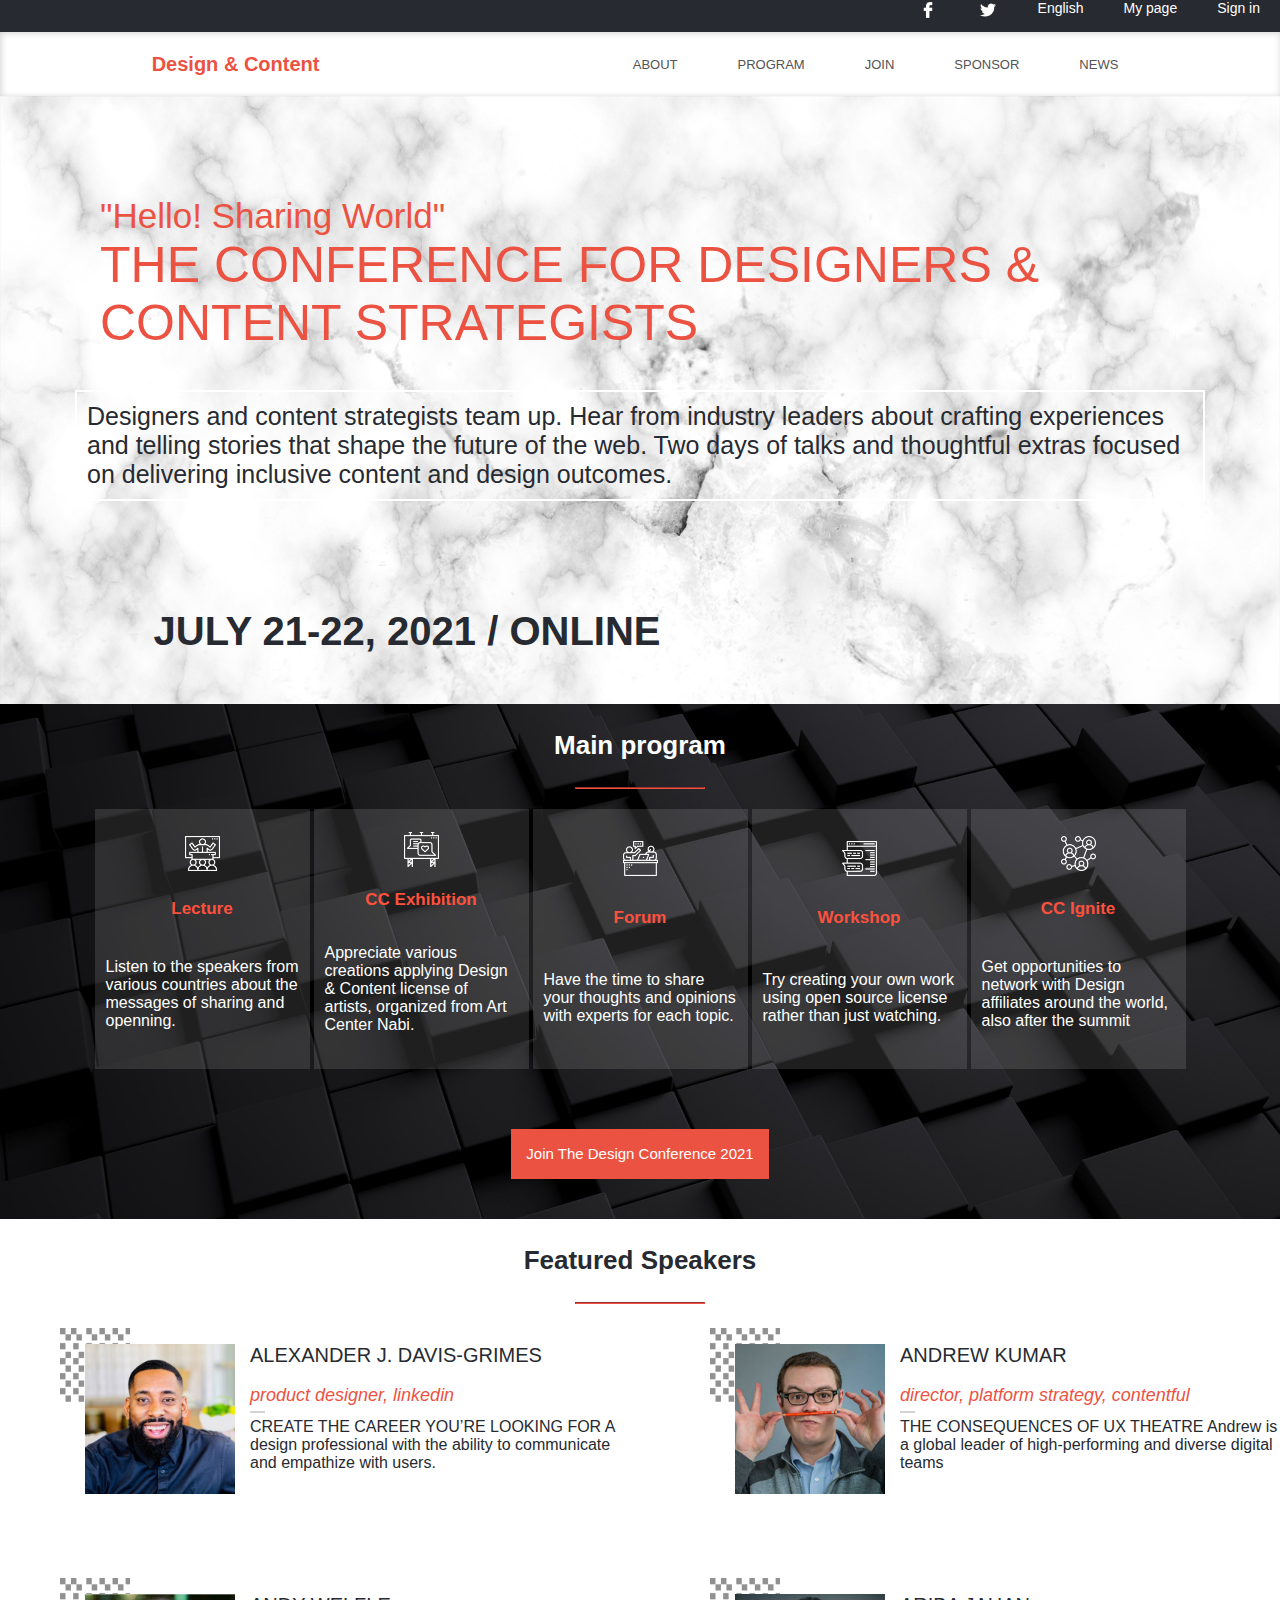
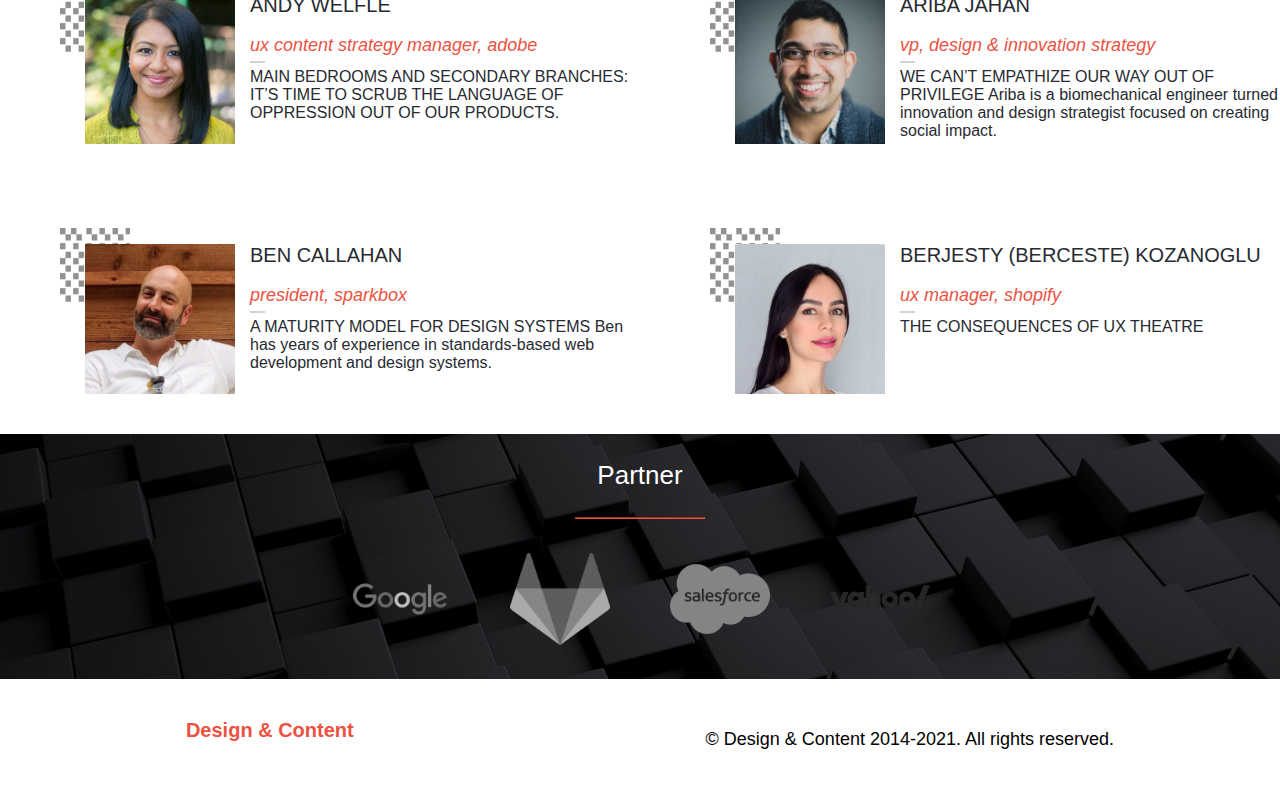
<file: index.html>
<!DOCTYPE html>
<html lang="en">

<head>
    <meta charset="UTF-8">
    <meta http-equiv="X-UA-Compatible" content="IE=edge">
    <meta name="viewport" content="width=device-width, initial-scale=1.0">
    <link rel="stylesheet" href="./css/homepage.css">
    <link rel="shortcut icon" href="./images/dodgicon.png" type="image/x-icon">
    <title>Homepage- The 2021 Design & Content Conference</title>
</head>

<body>
    <div class="user-bar">
        <img class="user-bar-smedia" src="./images/faceicon.png" alt="facebook logo">
        <img class="user-bar-smedia" src="./images/twittericon.png" alt="twitter logo">
        <a class="user-bar-link" href="#">English</a>
        <a class="user-bar-link" href="#">My page</a>
        <a class="user-bar-link" href="#">Sign in</a>
    </div>
    <nav>
        <a class="logo" href="#main">Design & Content</a>
        <img class="hamb-icon" src="./images/menuicon.png" alt="menu icon">
        <ul class="menu-links">
            <li class="menu-list close"><img class="hamb-close-btn" src="./images/closeicon.png" alt="close button"></li>
            <li class="menu-list homepage"><a class="menu-link" href="./index.html">Home</a></li>
            <li class="menu-list"><a class="menu-link" href="./html/about.html">About</a></li>
            <li class="menu-list"><a class="menu-link" href="#program">Program</a></li>
            <li class="menu-list"><a class="menu-link" href="./html/about.html">Join</a></li>
            <li class="menu-list"><a class="menu-link" href="#">Sponsor</a></li>
            <li class="menu-list"><a class="menu-link" href="./html/about.html">News</a></li>
        </ul>
    </nav>
    <header class="headline">
        <h1 class="main-title">The Conference for Designers & Content Strategists</h1>
        <p class="headline-description">
            Designers and content strategists team up. Hear from industry leaders about crafting experiences and telling stories that shape the future of the web. Two days of talks and thoughtful extras focused on delivering inclusive content and design outcomes.
        </p>
        <h2 class="event-date">
            JULY 21-22, 2021 / ONLINE
        </h2>
    </header>
    <main class="main-page" id="main">
        <section class="main-program" id="program">
            <h3 class="main-program-title">Main program</h3>
            <hr class="orange-line">
            <ul class="program-list">
                <li class="lectures">
                    <img class="lectures-img" src="./images/conversitionicon.png" alt="lecture image">
                    <h4 class="lectures-title">Lecture</h4>
                    <p class="lectures-description">Listen to the speakers from various countries about the messages of sharing and openning.</p>
                </li>
                <li class="lectures">
                    <img class="lectures-img" src="./images/billboardicon.png" alt="Exhibition image">
                    <h4 class="lectures-title">CC Exhibition</h4>
                    <p class="lectures-description">Appreciate various creations applying Design & Content license of artists, organized from Art Center Nabi.</p>
                </li>
                <li class="lectures">
                    <img class="lectures-img" src="./images/meeticon.png" alt="Forum image">
                    <h4 class="lectures-title">Forum</h4>
                    <p class="lectures-description">Have the time to share your thoughts and opinions with experts for each topic.</p>
                </li>
                <li class="lectures">
                    <img class="lectures-img" src="./images/feedicon.png" alt="Workshop image">
                    <h4 class="lectures-title">Workshop</h4>
                    <p class="lectures-description">Try creating your own work using open source license rather than just watching.</p>
                </li>
                <li class="lectures">
                    <img class="lectures-img" src="./images/networkicon.png" alt="Ignite image">
                    <h4 class="lectures-title">CC Ignite</h4>
                    <p class="lectures-description">Get opportunities to network with Design affiliates around the world, also after the summit</p>
                </li>
            </ul>
            <input class="main-program-btn" type="button" value="Join The Design Conference 2021">
        </section>
        <section class="speakers">
            <h3 class="speakers-section-title">Featured Speakers</h3>
            <hr class="orange-line">
            <div class="grid-container">
            </div>
        </section>
        <section class="partner">
            <h3 class="partner-title">Partner</h3>
            <hr class="orange-line">
            <div class="partners-container">
                <img class="partner-img" src="./images/googleicon.png" alt="google img logo">
                <img class="partner-img" src="./images/gitlabicon.png" alt="gitlab img logo">
                <img class="partner-img" src="./images/salesicon.png" alt="salesforce img logo">
                <img class="partner-img" src="./images/yahooicon.png" alt="yahoo img logo">
            </div>
        </section>
    </main>
    <footer>
        <a class="logo" href="#main">Design & Content</a>
        <p class="copy-right">© Design & Content 2014-2021. All rights reserved.</p>
    </footer>
    <script src="./js/main.js"></script>
</body>

</html>
</file>
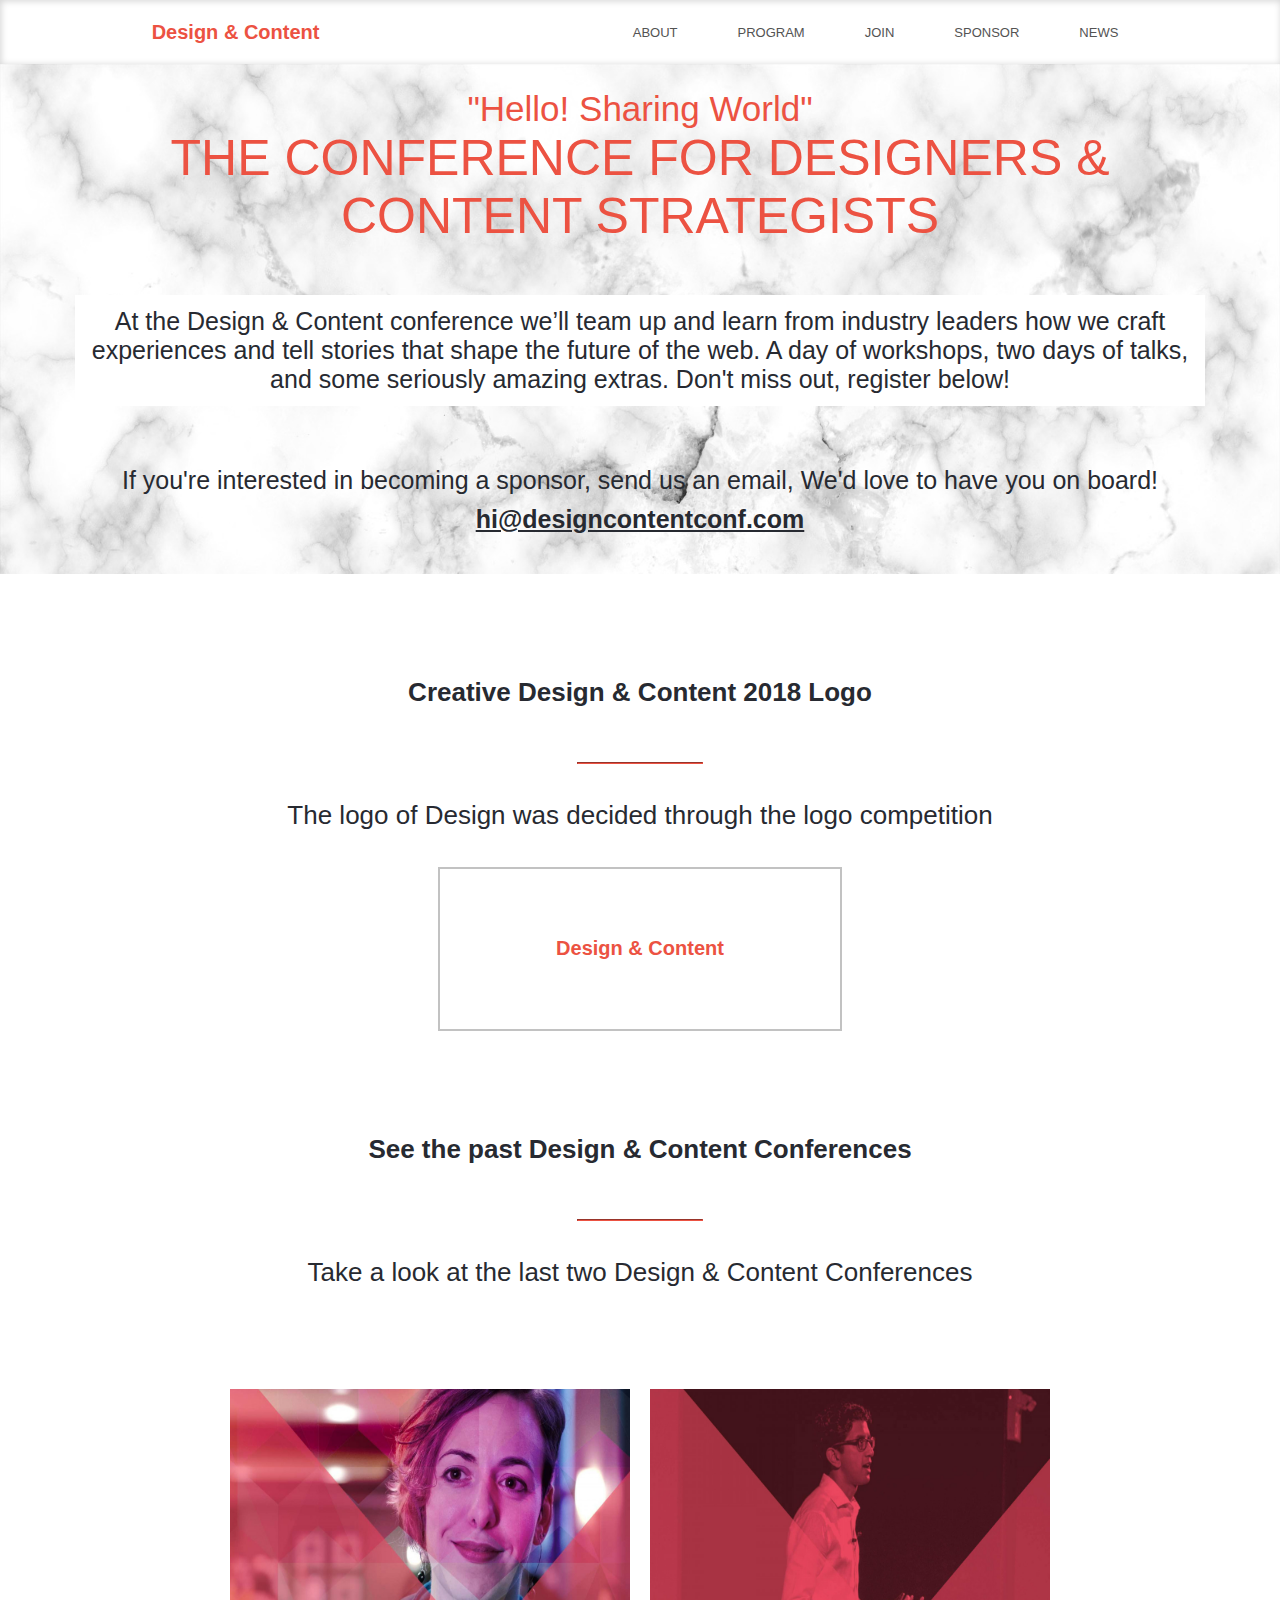
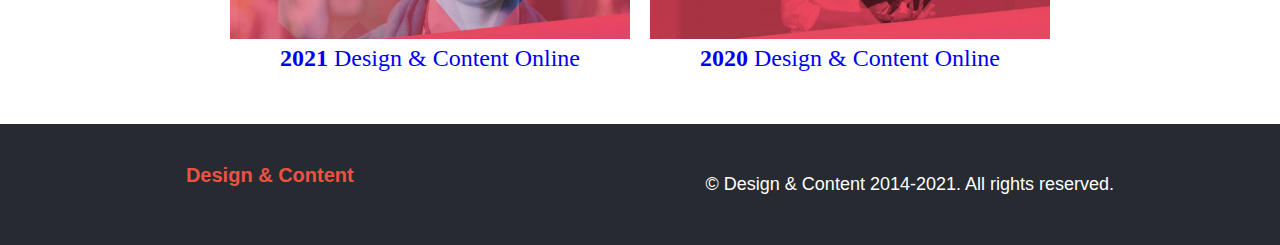
<file: html/about.html>
<!DOCTYPE html>
<html lang="en">

<head>
    <meta charset="UTF-8">
    <meta http-equiv="X-UA-Compatible" content="IE=edge">
    <meta name="viewport" content="width=device-width, initial-scale=1.0">
    <link href="http://fonts.cdnfonts.com/css/cocogoose" rel="stylesheet">
    <link rel="stylesheet" href="../css/homepage.css">
    <link rel="stylesheet" href="../css/about.css">
    <link rel="shortcut icon" href="../images/dodgicon.png" type="image/x-icon">
    <title>About- The 2021 Design & Content Conference</title>
</head>

<body>
    <header>
        <nav>
            <a class="logo" href="../index.html">Design & Content</a>
            <img class="hamb-icon" src="../images/menuicon.png" alt="menu icon">
            <ul class="menu-links">
                <li class="menu-list close"><img class="hamb-close-btn" src="../images/closeicon.png" alt="close button"></li>
                <li class="menu-list homepage"><a class="menu-link" href="../index.html">Home</a></li>
                <li class="menu-list"><a class="menu-link" href="./about.html">About</a></li>
                <li class="menu-list"><a class="menu-link" href="../index.html#program">Program</a></li>
                <li class="menu-list"><a class="menu-link" href="./about.html">Join</a></li>
                <li class="menu-list"><a class="menu-link" href="./about.html#main-about-me">Sponsor</a></li>
                <li class="menu-list"><a class="menu-link" href="./about.html#events">News</a></li>
            </ul>
        </nav>
    </header>
    <main class="main-page">
        <section class="headline about-me-page" id="main-about-me">
            <h1 class="main-title about-me-page">The Conference for Designers & Content Strategists</h1>
            <p class="headline-description about-me-page">
                At the Design & Content conference we’ll team up and learn from industry leaders how we craft experiences and tell stories that shape the future of the web. A day of workshops, two days of talks, and some seriously amazing extras. Don't miss out, register
                below!
            </p>
            <p class="contact-description">If you're interested in becoming a sponsor, send us an email, We'd love to have you on board!</p>
            <a class="mailto" href="mailto:hi@designcontentconf.com">hi@designcontentconf.com</a>
        </section>
        <section class="creative-logo-section">
            <h5 class="creative-logo-title">Creative Design & Content 2018 Logo</h5>
            <hr class="orange-line">
            <p class="creative-description">The logo of Design was decided through the logo competition</p>
            <div class="logo-con">
                <a class="logo" href="../index.html">Design & Content</a>
            </div>
        </section>
        <section class="past-events" id="events">
            <h5 class="past-title">See the past Design & Content Conferences </h5>
            <hr class="orange-line">
            <p class="past-description">Take a look at the last two Design & Content Conferences</p>
            <div class="past-event-lc">
                <a href="#">
                    <img class="past-event-link" src="../images/last1.jpg" alt="conference img">
                    <strong>2021</strong> Design & Content Online
                </a>
                <a href="#">
                    <img class="past-event-link " src="../images/last2.jpg" alt="conference img">
                    <strong>2020</strong> Design & Content Online
                </a>
            </div>
        </section>
    </main>
    <footer class="footer-about">
        <a class="logo" href="../index.html">Design & Content</a>
        <p class="copy-right about">© Design & Content 2014-2021. All rights reserved.</p>
    </footer>
    <script src="../js/main.js"></script>
</body>

</html>
</file>
<file: css/homepage.css>
@import url('https://fonts.cdnfonts.com/css/cocogoose');
html,
body {
    margin: 0;
    padding: 0;
}

.hamb-icon {
    width: 30px;
    height: 30px;
    margin-top: 12px;
    margin-left: 20px;
    cursor: pointer;
}

.menu-list {
    margin: 15px 0;
}

.hamb-close-btn {
    width: 20px;
    height: 20px;
    padding-right: 20px;
}

.menu-list.close {
    align-self: flex-end;
    margin-top: 0;
}

.menu-link {
    font-family: 'COCOGOOSE', sans-serif;
    font-weight: normal;
    text-transform: uppercase;
    font-size: 18px;
    color: #ec5242;
    text-decoration: none;
    cursor: pointer;
}

ul li {
    list-style-type: none;
}

.headline,
nav {
    background-image: url(../images/background1.jpg);
    background-repeat: no-repeat;
    background-size: cover;
}

.headline {
    display: flex;
    flex-direction: column;
}

.headline.about-me-page {
    align-items: center;
}

.main-title::before {
    content: '"Hello! Sharing World"';
    text-transform: none;
    display: block;
    font-size: 20px;
    font-weight: normal;
    font-family: 'lato', sans-serif;
}

.main-title.about-me-page::before {
    text-align: center;
}

.main-title {
    font-family: 'COCOGOOSE', sans-serif;
    font-weight: normal;
    text-transform: uppercase;
    font-size: 35px;
    color: #ec5242;
    margin-left: 15px;
}

.main-title.about-me-page {
    text-align: center;
    margin: 0 4%;
}

.headline-description {
    font-family: 'lato', sans-serif;
    font-size: 19px;
    padding: 10px;
    border: 2px solid #fff;
    align-self: center;
    margin: 0 15px;
    color: #272a31;
}

.headline-description.about-me-page {
    text-align: center;
    background-color: #fff;
    color: #272a31;
}

.event-date {
    margin-left: 15px;
    color: #272a31;
    font-family: 'COCOGOOSE', sans-serif;
    font-weight: 600;
    font-size: 20px;
    margin-bottom: 50px;
}

.main-program {
    display: flex;
    flex-direction: column;
    align-items: center;
    justify-content: center;
    background-image: url(../images/background2.jpg);
    background-size: cover;
    background-repeat: no-repeat;
}

.main-program-title {
    font-family: 'COCOGOOSE', sans-serif;
    font-size: 20px;
    color: #fff;
}

.orange-line {
    width: 10%;
    border-color: #ec5242;
    background-color: #ec5242;
    margin: 0;
}

.program-list {
    margin: 0 10px;
    margin-top: 40px;
    padding: 0;
    display: flex;
    flex-direction: column;
    align-items: center;
    justify-content: center;
    max-width: 519px;
    min-height: 117px;
}

.lectures {
    display: flex;
    justify-content: space-evenly;
    align-items: center;
    background-color: rgba(255, 255, 255, 0.123);
    margin: 4.5px 0;
}

.lectures-img {
    width: 35px;
    height: 35px;
    padding: 0 15px;
}

.lectures-title {
    font-family: 'COCOGOOSE', sans-serif;
    font-size: 15px;
    color: #fd513e;
    text-align: center;
    min-width: 69px;
    margin: 0 5px;
}

.lectures-description {
    margin: 20px;
    font-family: 'lato', sans-serif;
    font-size: 13px;
    font-weight: 400;
    color: #fff;
}

.main-program-btn {
    cursor: pointer;
    width: fit-content;
    height: 50px;
    background-color: #ec5242;
    color: #fff;
    border: none;
    margin: 30px 0 40px 0;
    font-family: 'COCOGOOSE', sans-serif;
    font-weight: normal;
    font-size: 15px;
    padding: 15px;
}

.speakers {
    display: flex;
    flex-direction: column;
    align-items: center;
}

.speakers-section-title {
    font-family: 'COCOGOOSE', sans-serif;
    font-size: 20px;
    color: #272a31;
}

.speaker-container {
    display: flex;
    margin: 40px 0;
}

.speaker-info {
    display: flex;
    flex-direction: column;
}

.deco-img {
    width: 60px;
    height: 60px;
    position: relative;
    top: -16px;
    left: 60px;
    z-index: 0;
    margin: 0;
    padding: 0;
}

.speaker-img {
    justify-self: flex-start;
    width: 100px;
    height: 100px;
    margin: 0 15px;
    z-index: 2;
}

.speaker-name {
    font-family: 'COCOGOOSE', sans-serif;
    font-weight: normal;
    font-size: 18px;
    color: #272a31;
    margin: 0;
}

.speaker-about {
    font-family: 'COCOGOOSE', sans-serif;
    font-weight: normal;
    font-size: 16px;
    color: #ec5242;
    margin-bottom: 0;
    font-style: italic;
    text-transform: lowercase;
}

.speaker-about::after {
    display: block;
    width: 15px;
    height: 2px;
    background-color: #d3d3d3;
    content: '';
    margin: 5px 0;
}

.talk-about {
    margin: 0;
    font-family: 'COCOGOOSE', sans-serif;
    font-weight: normal;
    font-size: 14px;
    color: #272a31;
}

.partner {
    display: flex;
    flex-direction: column;
    align-items: center;
    background-color: #424146;
    background-image: url(../images/background2.jpg);
    background-size: cover;
    background-repeat: no-repeat;
}

.partner-title {
    font-family: 'COCOGOOSE', sans-serif;
    font-weight: normal;
    font-size: 20px;
    color: #fff;
}

.partners-container {
    display: flex;
    flex-wrap: wrap;
    margin: 30px 0;
}

.partner-img {
    width: 100px;
    height: 100px;
    margin: 0 15px;
    filter: grayscale(1);
    transition: transform 300ms ease-in;
}

.partner-img:hover {
    transform: scale(1.1);
    filter: none;
}

footer {
    display: flex;
    justify-content: space-around;
}

.logo {
    text-decoration-line: none;
    font-family: 'COCOGOOSE', sans-serif;
    font-weight: bold;
    font-size: 20px;
    color: #ec5242;
    padding: 10px 10px;
    text-align: center;
    margin: 30px 10px;
}

.copy-right {
    font-family: 'COCOGOOSE', sans-serif;
    font-weight: normal;
    font-size: 14px;
    margin: 50px 0;
    text-align: center;
}

@media (max-width: 766px) {
    nav .logo {
        display: none;
    }
    .user-bar {
        display: none;
    }
    .menu-links {
        height: 95%;
        position: fixed;
        top: -200%;
        left: 0;
        right: 0;
        bottom: 0;
        background-color: rgba(0, 0, 0, 0.685);
        padding-top: 40px;
        display: flex;
        flex-direction: column;
        margin: 0;
        z-index: 100;
        backdrop-filter: blur(10px);
        transition: top 400ms cubic-bezier(0.57, -0.01, 0.15, 1.03);
    }
    .open {
        top: 0;
    }
    .speaker-container {
        position: relative;
        right: 40px;
    }
}

@media (min-width: 766px) {
    nav {
        background: #fff;
        background-color: #fff;
        display: flex;
        justify-content: space-around;
        align-items: center;
        height: 64px;
        box-shadow: inset #d3d3d3 1px 1px 7px 0;
    }
    .hamb-icon {
        display: none;
    }
    .user-bar {
        width: 100%;
        display: flex;
        justify-content: flex-end;
        background-color: #272a31;
        height: 32px;
    }
    .user-bar-link {
        text-decoration: none;
        font-family: 'lato', sans-serif;
        font-weight: normal;
        font-size: 14px;
        color: #fff;
        padding: 0 20px;
        cursor: pointer;
    }
    .user-bar-smedia {
        width: 20px;
        height: 20px;
        cursor: pointer;
        padding: 0 20px;
    }
    .menu-list.close {
        display: none;
    }
    .menu-links {
        display: flex;
        position: static;
        box-shadow: none;
        flex-direction: row;
        justify-content: space-around;
        padding: 0;
    }
    .menu-link {
        font-size: 13px;
        color: #535353;
        padding: 20px 15px;
        margin: 0 15px;
    }
    .menu-link:hover {
        color: #ec5242;
    }
    .menu-list.homepage {
        display: none;
    }
    .main-title::before {
        font-size: 35px;
    }
    .main-title {
        font-size: 50px;
        margin: 2em;
        margin-bottom: 0;
    }
    .headline-description {
        font-size: 25px;
        margin: 3em;
        margin-top: 1.5em;
    }
    .event-date {
        font-size: 40px;
        margin-left: 12%;
    }
    .main-program-title,
    .speakers-section-title,
    .partner-title {
        font-size: 26px;
    }
    .program-list {
        flex-direction: row;
        max-width: none;
        min-height: 300px;
        margin: 0 2%;
    }
    .lectures {
        flex-direction: column;
        align-items: center;
        margin: 0 2px;
        min-height: 260px;
        max-width: 215px;
    }
    .lectures-title {
        font-size: 17px;
    }
    .lectures-description {
        margin: 11px;
        font-size: 16px;
    }
    .main-program-btn {
        margin-top: 40px;
    }
    .grid-container {
        display: grid;
        grid: repeat(2, 1fr)/ repeat(2, 1fr);
        gap: 20px;
    }
    .speaker-img {
        width: 150px;
        height: 150px;
    }
    .deco-img {
        width: 70px;
        height: 80px;
    }
    .speaker-name {
        font-size: 20px;
    }
    .speaker-about {
        font-size: 18px;
    }
    .talk-about {
        font-size: 16px;
    }
    .partner-img {
        margin: 0 30px;
    }
    .copy-right {
        font-size: 18px;
    }
    .main-title.about-me-page {
        margin: 25px 5%;
    }
    .headline-description.about-me-page {
        margin-bottom: 50px;
        margin-top: 25px;
    }
}
</file>
<file: css/about.css>
@import url('https://fonts.cdnfonts.com/css/cocogoose');

.contact-description {
  font-family: 'lato', sans-serif;
  font-size: 17px;
  text-align: center;
  margin: 10px 10px;
  color: #272a31;
}

.mailto {
  font-family: 'lato', sans-serif;
  font-size: 17px;
  font-weight: bold;
  text-align: center;
  color: #272a31;
  cursor: pointer;
  margin-bottom: 40px;
}

.creative-logo-section {
  display: flex;
  flex-direction: column;
  align-items: center;
}

.creative-logo-title,
.past-title {
  font-family: 'lato', sans-serif;
  font-size: 20px;
  font-weight: bold;
  text-align: center;
  padding: 0 15px;
  color: #272a31;
}

.creative-description,
.past-description {
  font-family: 'lato', sans-serif;
  font-size: 16px;
  text-align: center;
  color: #272a31;
  padding: 0 15px;
}

.past-events {
  display: flex;
  flex-direction: column;
  align-items: center;
}

.past-event-lc {
  display: flex;
  flex-direction: column;
  align-items: center;
}

.past-event-link {
  width: 300px;
  height: 180px;
}

.past-event-lc a {
  text-decoration: none;
  text-align: center;
  width: 300px;
  margin: 0 10px 20px 10px;
}

.logo-con {
  width: 300px;
  height: 100px;
  border: 2px solid rgb(194, 194, 194);
  display: flex;
  justify-content: center;
  align-items: center;
}

@media (min-width: 856px) {
  .past-event-link,
  .past-event-lc a {
    width: 400px;
    height: 250px;
    font-size: 24px;
  }
}

@media (min-width: 768px) {
  .contact-description,
  .mailto {
    font-size: 25px;
  }

  .creative-logo-title,
  .past-title,
  .creative-description,
  .past-description {
    font-size: 26px;
    padding: 10px 10px;
  }

  .creative-logo-section,
  .past-events {
    padding: 50px 20px 0 20px;
  }

  .past-event-lc {
    height: 400px;
    flex-direction: row;
    justify-content: center;
    margin: 0 60px;
  }

  .logo-con {
    width: 400px;
    height: 160px;
  }

  footer.footer-about {
    background-color: #272a31;
  }

  .copy-right.about {
    color: #fff;
  }
}
</file>
